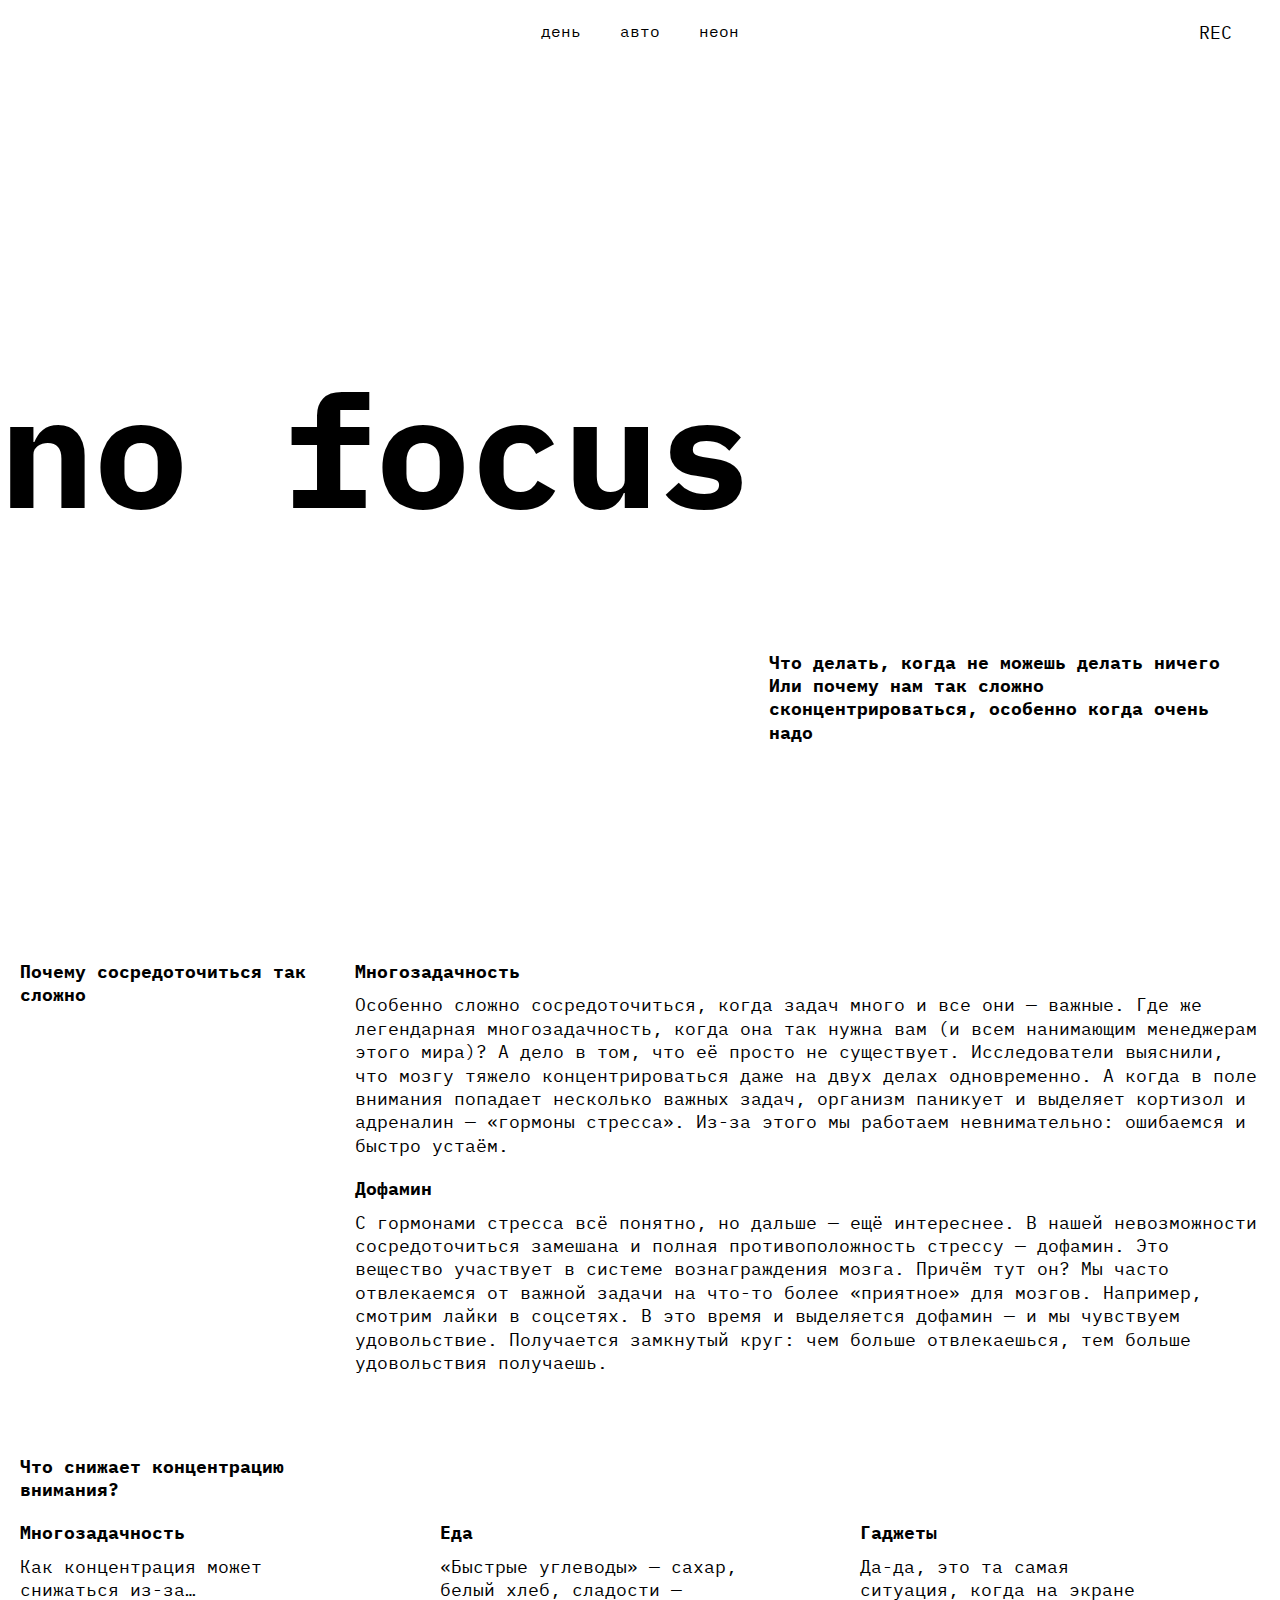
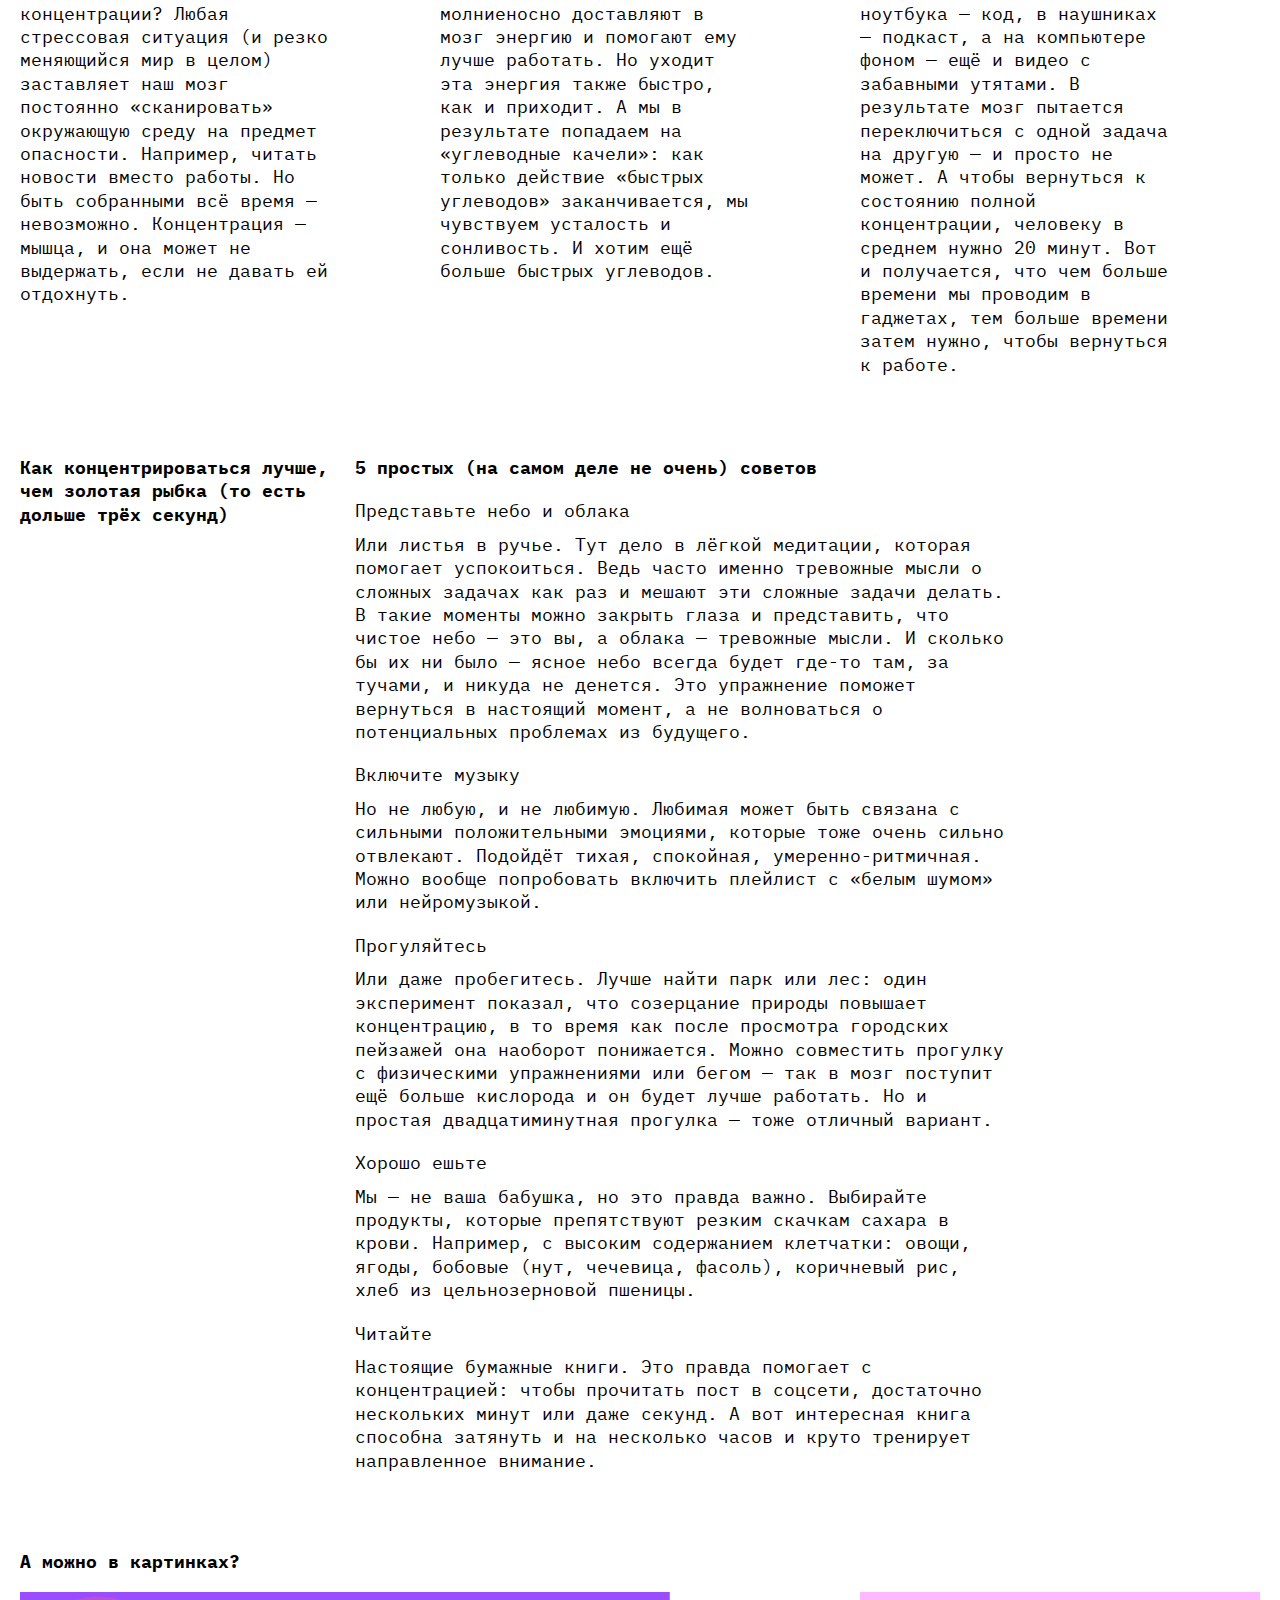
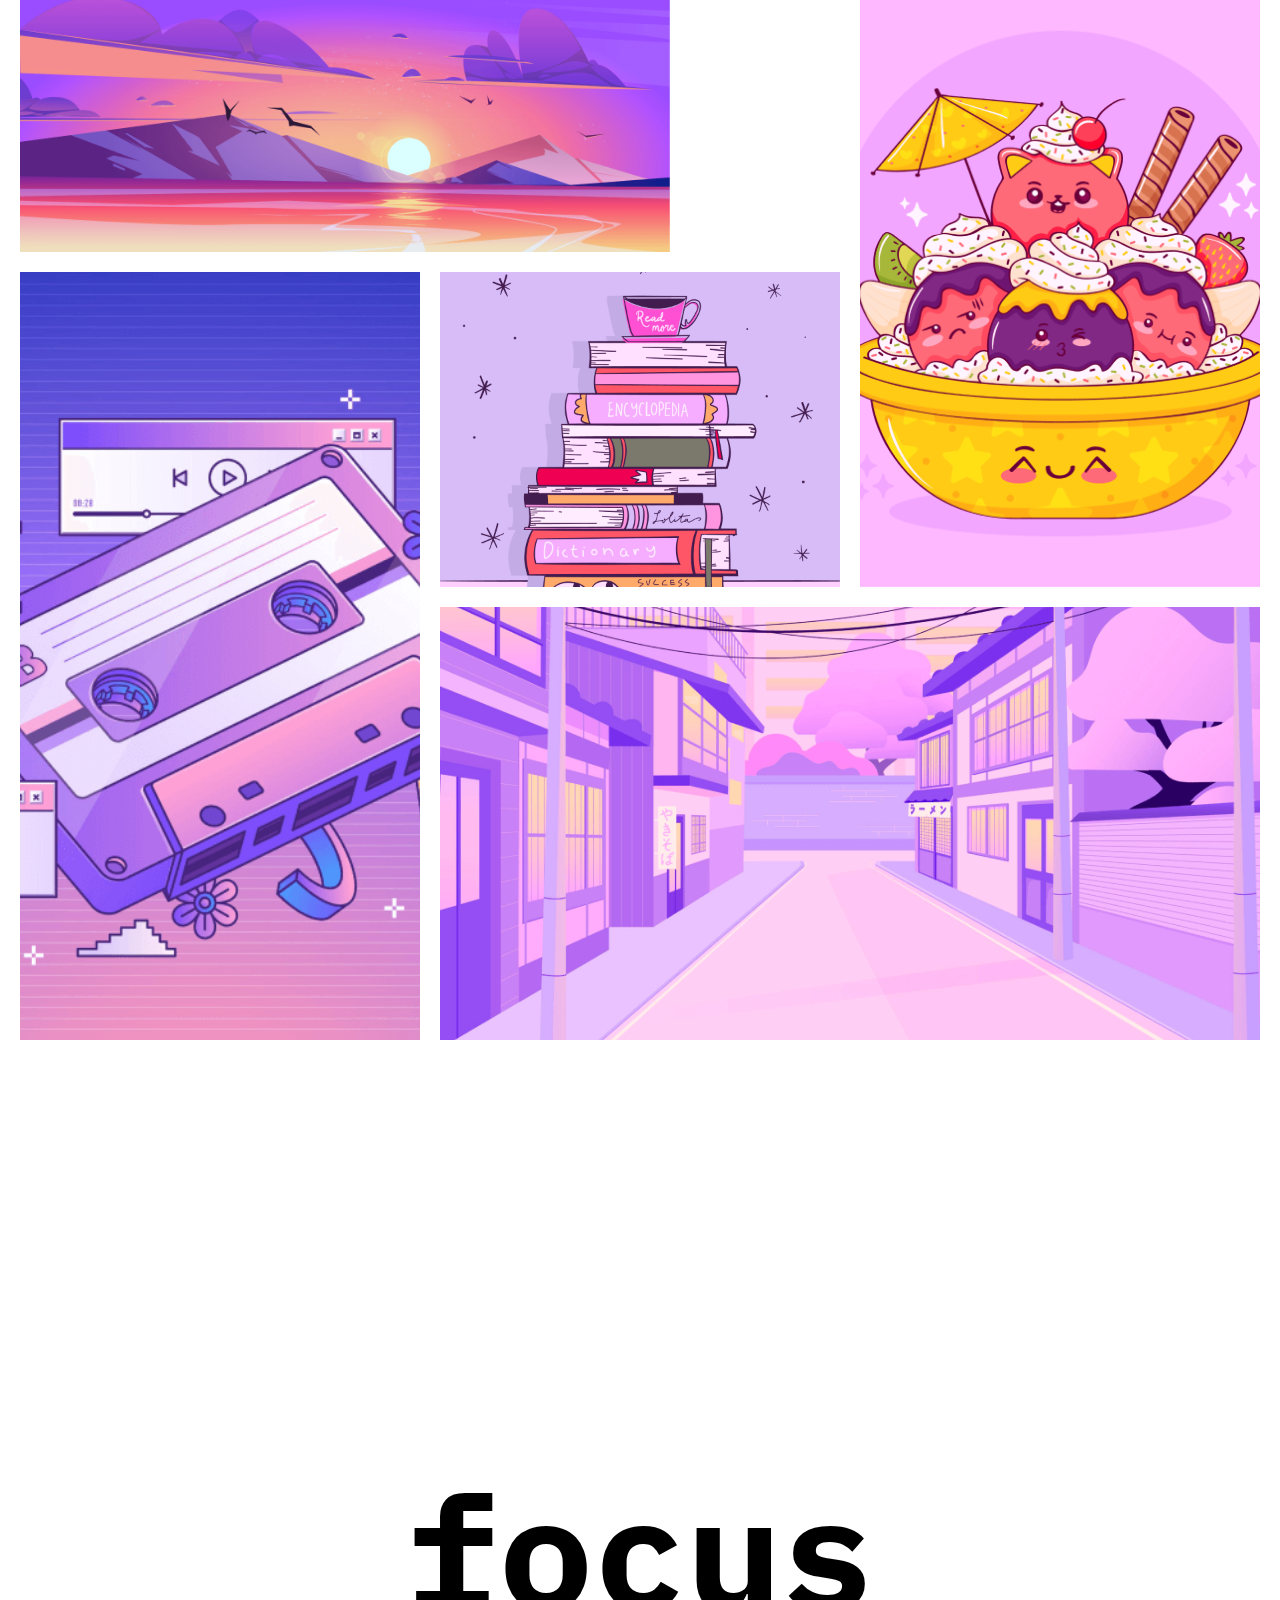
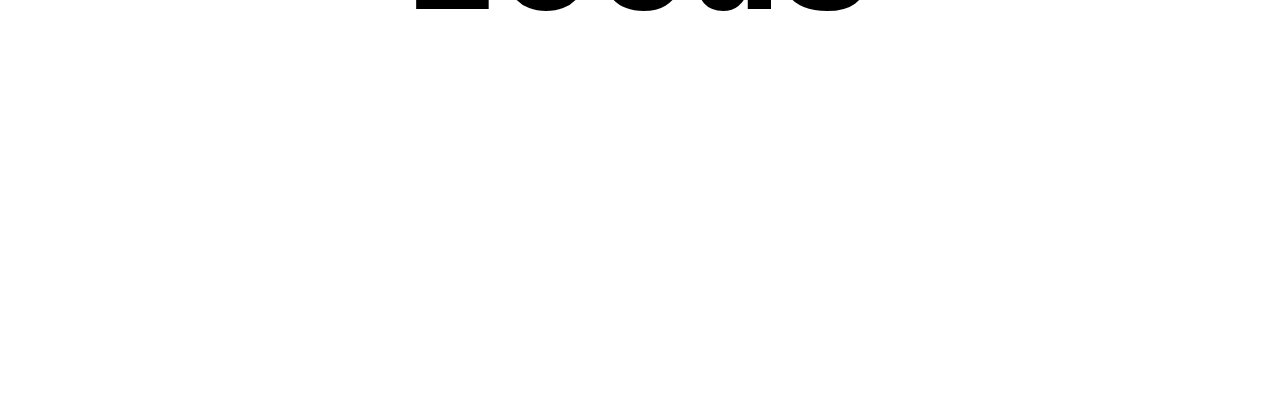
<file: index.html>
<!DOCTYPE html>
<html lang="ru" class="page">
  <head>
    <meta charset="UTF-8" />
    <meta http-equiv="X-UA-Compatible" content="IE=edge" />
    <meta name="viewport" content="width=device-width, initial-scale=1.0" />
    <meta name="color-scheme" content="dark light" />
    <title>Сложно сосредоточиться</title>

    <link rel="preconnect" href="https://fonts.googleapis.com" />
    <link rel="preconnect" href="https://fonts.gstatic.com" crossorigin />
    <link
      href="https://fonts.googleapis.com/css2?family=IBM+Plex+Mono:wght@400;700&display=swap"
      rel="stylesheet"
    />
    <link rel="stylesheet" href="fonts/fonts.css" />

    <link rel="stylesheet" href="./styles/globals.css" />
    <link rel="stylesheet" href="./styles/variables.css" />
    <link rel="stylesheet" href="./styles/style.css" />
    <link rel="stylesheet" href="./styles/dark.css" />
    <link rel="stylesheet" href="./styles/light.css" />

    <link rel="icon" href="./images/favicon.ico" sizes="any" />
    <link rel="icon" href="./images/icon.svg" type="image/svg+xml" />
    <link rel="apple-touch-icon" href="./images/apple-touch-icon.png" />
  </head>

  <body class="page">
    <header class="header decorated-zone">
      <nav class="header__theme-menu">
        <ul class="header__theme-menu-list">
          <li class="header__theme-menu-item">
            <button
              class="header__theme-menu-button header__theme-menu-button_type_light"
              data-theme="light"
            >
              День
            </button>
          </li>
          <li class="header__theme-menu-item">
            <button
              class="header__theme-menu-button header__theme-menu-button_active"
              data-theme="auto"
              disabled
            >
              Авто
            </button>
          </li>
          <li class="header__theme-menu-item">
            <button
              class="header__theme-menu-button header__theme-menu-button_type_dark"
              data-theme="dark"
            >
              Неон
            </button>
          </li>
        </ul>
      </nav>

      <span class="header__rec" aria-hidden="true">REC</span>
      <h1 class="header__title">no focus</h1>
      <div>
        <p class="header__text title-decor">
          Что делать, когда не можешь делать ничего
        </p>
        <p class="header__text title-decor">
          Или почему нам так сложно сконцентрироваться, особенно когда очень
          надо
        </p>
      </div>
    </header>

    <main class="content">
      <section class="content-section content-section--why">
        <h2 class="content-section__title content-section__title--why">
          Почему сосредоточиться так сложно
        </h2>
        <div class="content-section__body">
          <article class="text-card">
            <h3 class="text-card__title title-decor why-title">
              Многозадачность
            </h3>
            <div class="text-card__content">
              <p class="text-card__paragraph">
                Особенно сложно сосредоточиться, когда задач много и все они —
                важные. Где же легендарная многозадачность, когда она так нужна
                вам (и всем нанимающим менеджерам этого мира)? А дело в том, что
                её просто не существует. Исследователи
                <a
                  href="https://dana.org/news-and-insights/"
                  class="link"
                  target="_blank"
                  >выяснили</a
                >, что мозгу тяжело концентрироваться даже на двух делах
                одновременно. А когда в поле внимания попадает несколько важных
                задач, организм паникует и выделяет кортизол и адреналин —
                «гормоны стресса». Из-за этого мы работаем невнимательно:
                ошибаемся и быстро устаём.
              </p>
            </div>
          </article>
          <article class="text-card">
            <h3 class="text-card__title title-decor">Дофамин</h3>
            <div class="text-card__content">
              <p class="text-card__paragraph">
                С гормонами стресса всё понятно, но дальше — ещё интереснее. В
                нашей невозможности сосредоточиться замешана и полная
                противоположность стрессу — дофамин. Это вещество участвует в
                системе вознаграждения мозга. Причём тут он? Мы часто
                отвлекаемся от важной задачи на что-то более «приятное» для
                мозгов. Например, смотрим лайки в соцсетях. В это время и
                выделяется дофамин — и мы чувствуем удовольствие. Получается
                замкнутый круг: чем больше отвлекаешься, тем больше удовольствия
                получаешь.
              </p>
            </div>
          </article>
        </div>
      </section>

      <section class="content-section content-section--factors">
        <h2 class="content-section__title content-section__title--factors">
          Что снижает концентрацию внимания?
        </h2>
        <div class="content-section__body content-section__body--card-column">
          <article class="text-card card-why">
            <h3 class="text-card__title title-decor factor-title">
              Многозадачность
            </h3>
            <p class="text-card__paragraph paragraph--why">
              Как концентрация может снижаться из-за… концентрации? Любая
              стрессовая ситуация (и резко меняющийся мир в целом) заставляет
              наш мозг постоянно «сканировать» окружающую среду на предмет
              опасности. Например, читать новости вместо работы. Но быть
              собранными всё время — невозможно. Концентрация — мышца, и она
              может не выдержать, если не давать ей отдохнуть.
            </p>
          </article>

          <article class="text-card">
            <h3 class="text-card__title title-decor factor-title">Еда</h3>
            <p class="text-card__paragraph paragraph--why">
              «Быстрые углеводы» — сахар, белый хлеб, сладости — молниеносно
              доставляют в мозг энергию и помогают ему лучше работать. Но уходит
              эта энергия также быстро, как и приходит. А мы в результате
              попадаем на «углеводные качели»: как только действие «быстрых
              углеводов» заканчивается, мы чувствуем усталость и сонливость. И
              хотим ещё больше быстрых углеводов.
            </p>
          </article>

          <article class="text-card">
            <h3 class="text-card__title title-decor factor-title">Гаджеты</h3>
            <p class="text-card__paragraph paragraph--why">
              Да-да, это та самая ситуация, когда на экране ноутбука — код, в
              наушниках — подкаст, а на компьютере фоном — ещё и видео с
              забавными утятами. В результате мозг пытается переключиться с
              одной задача на другую — и просто не может. А чтобы вернуться к
              состоянию полной концентрации, человеку в среднем нужно 20 минут.
              Вот и получается, что чем больше времени мы проводим в гаджетах,
              тем больше времени затем нужно, чтобы вернуться к работе.
            </p>
          </article>
        </div>
      </section>

      <section class="content-section content-section--tips">
        <h2 class="tips-header__main">
          Как концентрироваться лучше, чем золотая рыбка (то есть дольше трёх
          секунд)
        </h2>
        <div class="content-section__body content-section__body--tips">
          <article class="text-card text-card--advice">
            <h3 class="tips-header__subtitle title-decor_why">
              5 простых (на самом деле не очень) советов
            </h3>
            <div>
              <h4
                class="text-card__title text-card__title--regular title-decor"
              >
                Представьте небо и облака
              </h4>
              <p class="text-card__paragraph">
                Или листья в ручье. Тут дело в лёгкой медитации, которая
                помогает успокоиться. Ведь часто именно тревожные мысли о
                сложных задачах как раз и мешают эти сложные задачи делать. В
                такие моменты можно закрыть глаза и представить, что чистое небо
                — это вы, а облака — тревожные мысли. И сколько бы их ни было —
                ясное небо всегда будет где-то там, за тучами, и никуда не
                денется. Это упражнение поможет вернуться в настоящий момент, а
                не волноваться о потенциальных проблемах из будущего.
              </p>
            </div>
          </article>

          <article class="text-card text-card--advice">
            <h4 class="text-card__title text-card__title--regular title-decor">
              Включите музыку
            </h4>
            <p class="text-card__paragraph">
              Но не любую, и не любимую. Любимая может быть связана с сильными
              положительными эмоциями, которые тоже очень сильно отвлекают.
              Подойдёт тихая, спокойная, умеренно-ритмичная. Можно вообще
              попробовать включить плейлист с «белым шумом» или нейромузыкой.
            </p>
          </article>

          <article class="text-card text-card--advice">
            <h4 class="text-card__title text-card__title--regular title-decor">
              Прогуляйтесь
            </h4>
            <p class="text-card__paragraph">
              Или даже пробегитесь. Лучше найти парк или лес: один эксперимент
              <a
                href="https://www.sciencedirect.com/science/article/abs/pii/S0272494415000328"
                class="link"
                >показал</a
              >, что созерцание природы повышает концентрацию, в то время как
              после просмотра городских пейзажей она наоборот понижается. Можно
              совместить прогулку с физическими упражнениями или бегом — так в
              мозг поступит ещё больше кислорода и он будет лучше работать. Но и
              простая двадцатиминутная прогулка — тоже отличный вариант.
            </p>
          </article>

          <article class="text-card text-card--advice">
            <h4 class="text-card__title text-card__title--regular title-decor">
              Хорошо ешьте
            </h4>
            <p class="text-card__paragraph">
              Мы — не ваша бабушка, но это правда важно. Выбирайте продукты,
              которые препятствуют резким скачкам сахара в крови. Например, с
              высоким содержанием клетчатки: овощи, ягоды, бобовые (нут,
              чечевица, фасоль), коричневый рис, хлеб из цельнозерновой пшеницы.
            </p>
          </article>

          <article class="text-card text-card--advice">
            <h4 class="text-card__title text-card__title--regular title-decor">
              Читайте
            </h4>
            <p class="text-card__paragraph">
              Настоящие бумажные книги. Это правда помогает с концентрацией:
              чтобы прочитать пост в соцсети, достаточно нескольких минут или
              даже секунд. А вот интересная книга способна затянуть и на
              несколько часов и круто тренирует направленное внимание.
            </p>
          </article>
        </div>
      </section>

      <section class="gallery">
        <h2 class="gallery__title title-decor gallery-title-custom">
          А можно в картинках?
        </h2>
        <div class="gallery__grid">
          <img
            src="./images/sunset.png"
            alt="Закат"
            class="gallery__image sunset"
            loading="lazy"
          />
          <img
            src="./images/ice-cream.png"
            alt="Мороженое"
            class="gallery__image ice-cream"
            loading="lazy"
          />
          <img
            src="./images/tape.png"
            alt="Кассетная лента"
            class="gallery__image cassette"
            loading="lazy"
          />
          <img
            src="./images/books.png"
            alt="Стопка книг"
            class="gallery__image books"
            loading="lazy"
          />
          <img
            src="./images/street.png"
            alt="Улица с фонарями"
            class="gallery__image street"
            loading="lazy"
          />
        </div>
      </section>
    </main>

    <footer class="footer decorated-zone footer-decorated">
      <h2 class="footer__title">focus</h2>
    </footer>

    <script src="./scripts/script.js"></script>
  </body>
</html>
</file>
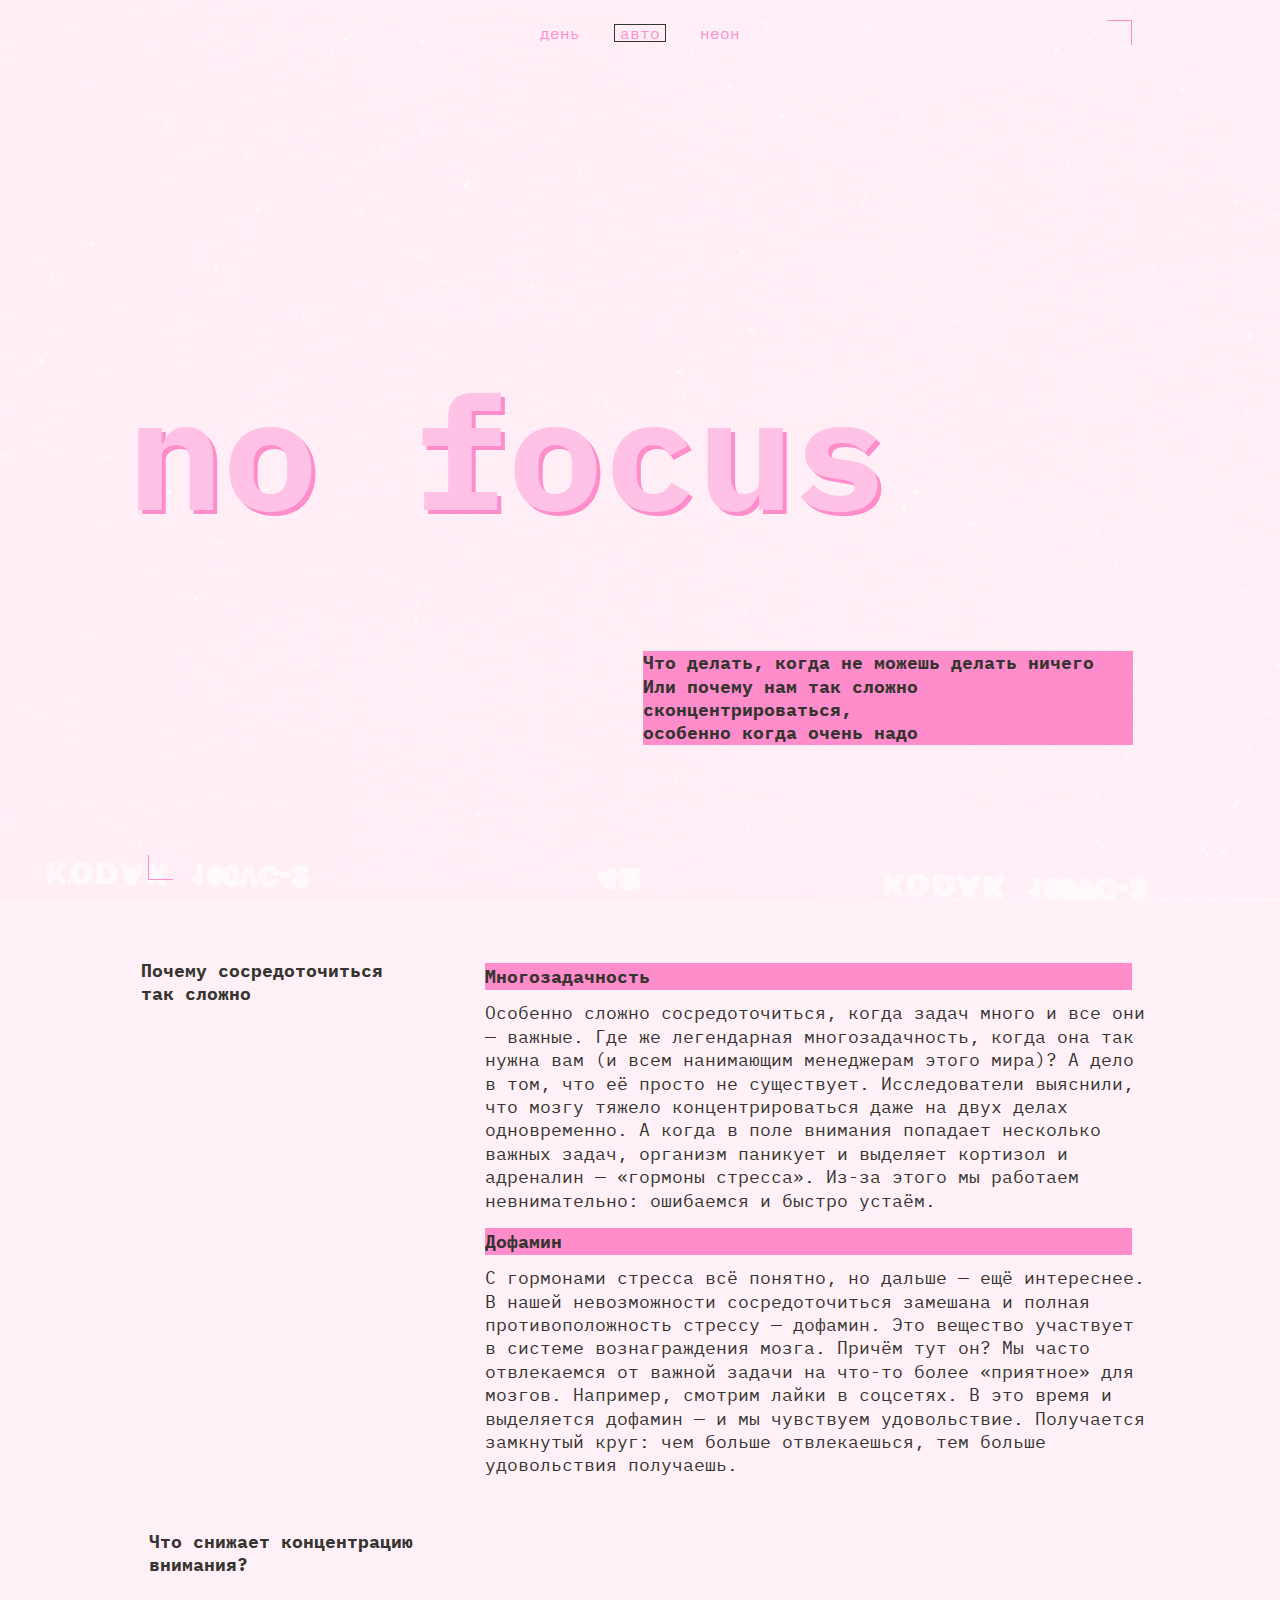
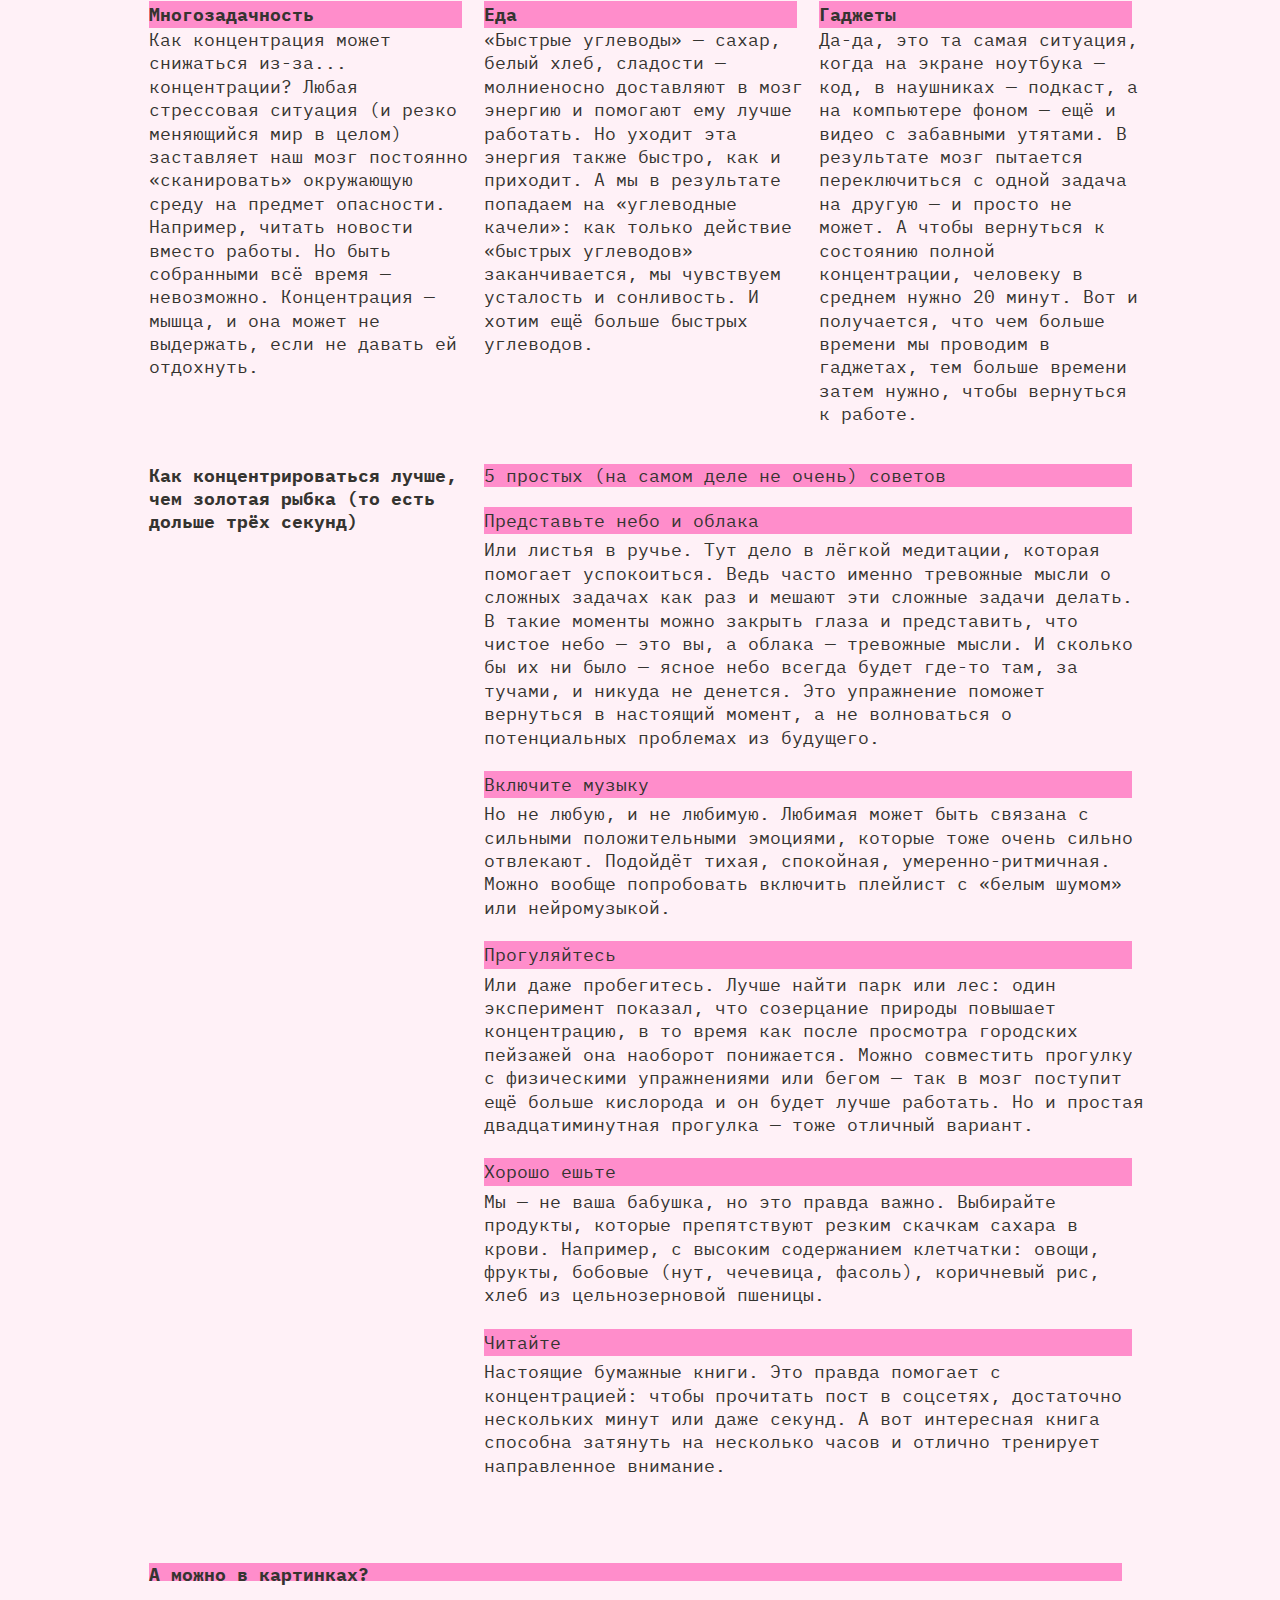
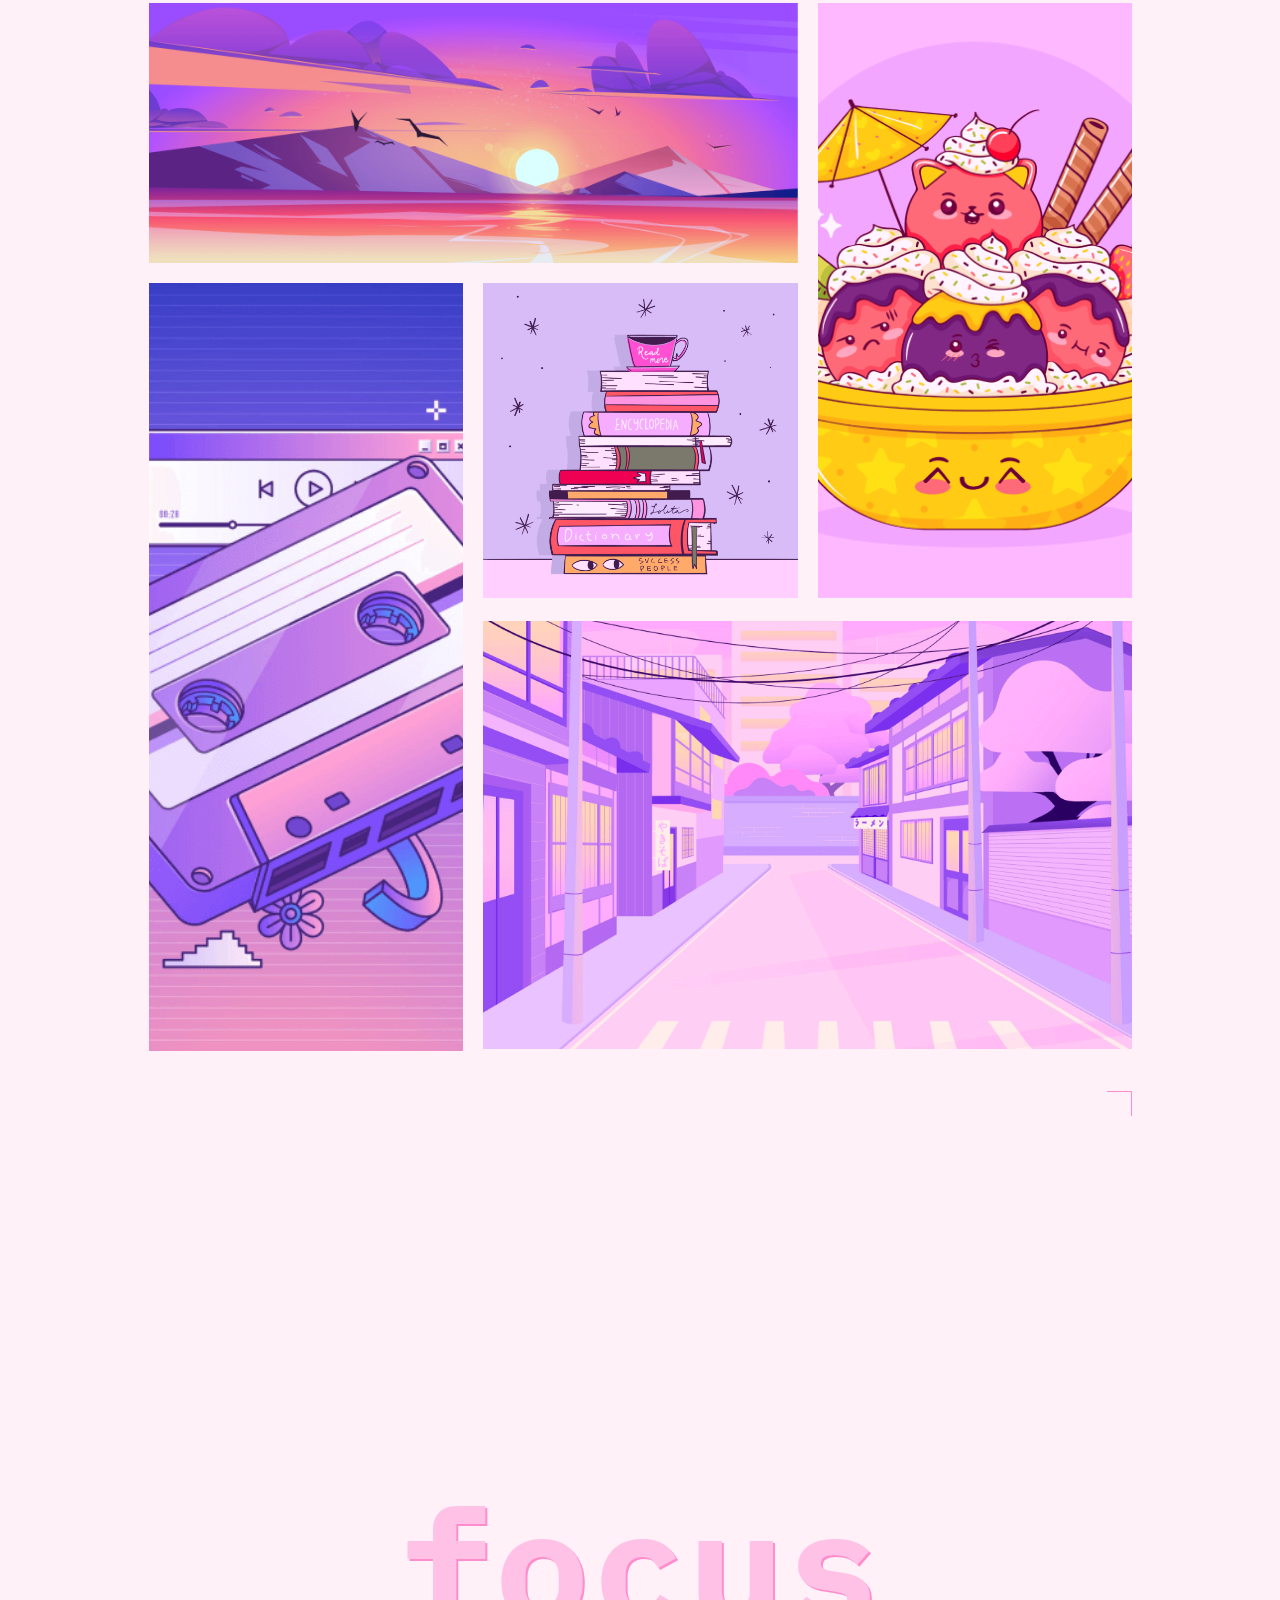
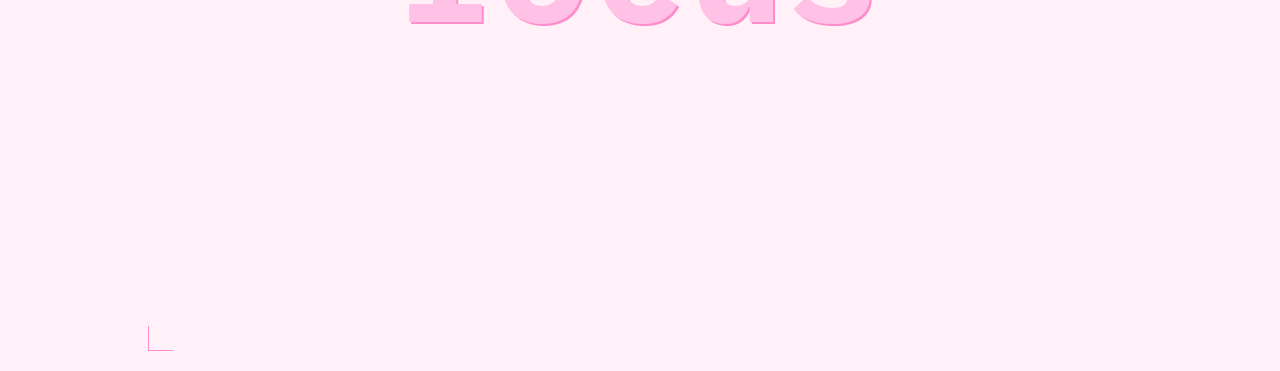
<file: slozhno-sosredotochitsya-fd-main/slozhno-sosredotochitsya-fd-main/index.html>
<!DOCTYPE html>
<html lang="ru" class="page">
<head>
  <meta charset="UTF-8">
  <meta http-equiv="X-UA-Compatible" content="IE=edge">
  <meta name="viewport" content="width=device-width, initial-scale=1.0">
  <meta name="color-scheme" content="dark light">
  <title>Сложно сосредоточиться</title>
  
  <link rel="preconnect" href="https://fonts.googleapis.com">
  <link rel="preconnect" href="https://fonts.gstatic.com" crossorigin>
  <link href="https://fonts.googleapis.com/css2?family=IBM+Plex+Mono:wght@400;700&display=swap" rel="stylesheet">
  <link rel="stylesheet" href="fonts/fonts.css">

  <link rel="stylesheet" href="./styles/globals.css">
  <link rel="stylesheet" href="./styles/variables.css">
  <link rel="stylesheet" href="./styles/style.css">
  <link rel="stylesheet" href="./styles/dark.css">
  <link rel="stylesheet" href="./styles/light.css">
  
  <link rel="icon" href="./images/favicon.ico" sizes="any">
  <link rel="icon" href="./images/icon.svg" type="image/svg+xml">
  <link rel="apple-touch-icon" href="./images/apple-touch-icon.png">
</head>
<body class="page theme-auto">
  <div class="page__container">
    <header class="header decorated-zone">
      <nav class="header__theme-menu">
        <ul class="header__theme-menu-list">
          <li class="header__theme-menu-item">
            <button class="header__theme-menu-button header__theme-menu-button_type_light" data-theme="light">
              День
            </button>
          </li>
          <li class="header__theme-menu-item">
            <button class="header__theme-menu-button header__theme-menu-button_active" data-theme="auto" disabled>
              Авто
            </button>
          </li>
          <li class="header__theme-menu-item">
            <button class="header__theme-menu-button header__theme-menu-button_type_dark" data-theme="dark">
              Неон
            </button>
          </li>
        </ul>
      </nav>
      
      <span class="header__rec" aria-hidden="true">REC</span>
      <h1 class="header__title">no focus</h1>
      <p class="header__text">
        Что делать, когда не можешь делать ничего<br>
        Или почему нам так сложно сконцентрироваться,<br>
        особенно когда очень надо
      </p>
    </header>
    
    <main class="content">
      <section class="content-section content-section--why">
        <h2 class="content-section__title">
          Почему сосредоточиться так сложно
        </h2>
        <div class="content-section__body">
          <article class="text-card">
            <h3 class="text-card__title title-decor">Многозадачность</h3>
            <div class="text-card__content">
              <p class="text-card__paragraph">
                Особенно сложно сосредоточиться, когда задач много и все они — важные. Где же легендарная многозадачность, когда она так нужна вам (и всем нанимающим менеджерам этого мира)? А дело в том, что её просто не существует. Исследователи выяснили, что мозгу тяжело концентрироваться даже на двух делах одновременно. А когда в поле внимания попадает несколько важных задач, организм паникует и выделяет кортизол и адреналин — «гормоны стресса». Из-за этого мы работаем невнимательно: ошибаемся и быстро устаём.
              </p>
            </div>
          </article>
          <article class="text-card">
            <h3 class="text-card__title title-decor">Дофамин</h3>
            <div class="text-card__content">
              <p class="text-card__paragraph">
                С гормонами стресса всё понятно, но дальше — ещё интереснее. В нашей невозможности сосредоточиться замешана и полная противоположность стрессу — дофамин. Это вещество участвует в системе вознаграждения мозга. Причём тут он? Мы часто отвлекаемся от важной задачи на что-то более «приятное» для мозгов. Например, смотрим лайки в соцсетях. В это время и выделяется дофамин — и мы чувствуем удовольствие. Получается замкнутый круг: чем больше отвлекаешься, тем больше удовольствия получаешь.
              </p>
            </div>
          </article>
        </div>
      </section>

      <section class="content-section content-section--factors">
        <h2 class="content-section__title">Что снижает концентрацию внимания?</h2>
        <div class="content-section__body content-section__body--card-column">
          <article class="text-card">
            <h3 class="text-card__title title-decor">Многозадачность</h3>
            <p class="text-card__paragraph">
              Как концентрация может снижаться из-за... концентрации? Любая стрессовая ситуация (и резко меняющийся мир в целом) заставляет наш мозг постоянно «сканировать» окружающую среду на предмет опасности. Например, читать новости вместо работы. Но быть собранными всё время — невозможно. Концентрация — мышца, и она может не выдержать, если не давать ей отдохнуть.
            </p>
          </article>
          
          <article class="text-card">
            <h3 class="text-card__title title-decor">Еда</h3>
            <p class="text-card__paragraph">
              «Быстрые углеводы» — сахар, белый хлеб, сладости — молниеносно доставляют в мозг энергию и помогают ему лучше работать. Но уходит эта энергия также быстро, как и приходит. А мы в результате попадаем на «углеводные качели»: как только действие «быстрых углеводов» заканчивается, мы чувствуем усталость и сонливость. И хотим ещё больше быстрых углеводов.
            </p>
          </article>
          
          <article class="text-card">
            <h3 class="text-card__title title-decor">Гаджеты</h3>
            <p class="text-card__paragraph">
              Да-да, это та самая ситуация, когда на экране ноутбука — код, в наушниках — подкаст, а на компьютере фоном — ещё и видео с забавными утятами. В результате мозг пытается переключиться с одной задача на другую — и просто не может. А чтобы вернуться к состоянию полной концентрации, человеку в среднем нужно 20 минут. Вот и получается, что чем больше времени мы проводим в гаджетах, тем больше времени затем нужно, чтобы вернуться к работе.
            </p>
          </article>
        </div>
      </section>

      <section class="content-section content-section--tips">
        <div class="tips-header">
          <h2 class="tips-header__main">Как концентрироваться лучше, чем золотая рыбка (то есть дольше трёх секунд)</h2>
        <div class="content-section__body content-section__body--tips">
          <article class="text-card text-card--advice">
            <h3 class="tips-header__subtitle title-decor">5 простых (на самом деле не очень) советов</h3>
            <h4 class="text-card__title text-card__title--regular title-decor">Представьте небо и облака</h4>
            <p class="text-card__paragraph">Или листья в ручье. Тут дело в лёгкой медитации, которая помогает успокоиться. Ведь часто именно тревожные мысли о сложных задачах как раз и мешают эти сложные задачи делать. В такие моменты можно закрыть глаза и представить, что чистое небо — это вы, а облака — тревожные мысли. И сколько бы их ни было — ясное небо всегда будет где-то там, за тучами, и никуда не денется. Это упражнение поможет вернуться в настоящий момент, а не волноваться о потенциальных проблемах из будущего.</p>
          </article>
          
          <article class="text-card text-card--advice">
            <h4 class="text-card__title text-card__title--regular title-decor">Включите музыку</h4>
            <p class="text-card__paragraph">Но не любую, и не любимую. Любимая может быть связана с сильными положительными эмоциями, которые тоже очень сильно отвлекают. Подойдёт тихая, спокойная, умеренно-ритмичная. Можно вообще попробовать включить плейлист с «белым шумом» или нейромузыкой.</p>
          </article>
          
          <article class="text-card text-card--advice">
            <h4 class="text-card__title text-card__title--regular title-decor">Прогуляйтесь</h4>
            <p class="text-card__paragraph">Или даже пробегитесь. Лучше найти парк или лес: один эксперимент показал, что созерцание природы повышает концентрацию, в то время как после просмотра городских пейзажей она наоборот понижается. Можно совместить прогулку с физическими упражнениями или бегом — так в мозг поступит ещё больше кислорода и он будет лучше работать. Но и простая двадцатиминутная прогулка — тоже отличный вариант.</p>
          </article>
          
          <article class="text-card text-card--advice">
            <h4 class="text-card__title text-card__title--regular title-decor">Хорошо ешьте</h4>
            <p class="text-card__paragraph">Мы — не ваша бабушка, но это правда важно. Выбирайте продукты, которые препятствуют резким скачкам сахара в крови. Например, с высоким содержанием клетчатки: овощи, фрукты, бобовые (нут, чечевица, фасоль), коричневый рис, хлеб из цельнозерновой пшеницы.</p>
          </article>
          
          <article class="text-card text-card--advice">
            <h4 class="text-card__title text-card__title--regular title-decor">Читайте</h4>
            <p class="text-card__paragraph">Настоящие бумажные книги. Это правда помогает с концентрацией: чтобы прочитать пост в соцсетях, достаточно нескольких минут или даже секунд. А вот интересная книга способна затянуть на несколько часов и отлично тренирует направленное внимание.</p>
          </article>
        </div>
      </section>

      <section class="gallery">
        <h2 class="gallery__title title-decor">А можно в картинках?</h2>
        <div class="gallery__grid">
          <img src="./images/sunset.png" alt="Закат" class="gallery__image" loading="lazy">
          <img src="./images/ice-cream.png" alt="Мороженое" class="gallery__image" loading="lazy">
          <img src="./images/tape.png" alt="Кассетная лента" class="gallery__image" loading="lazy">
          <img src="./images/books.png" alt="Стопка книг" class="gallery__image" loading="lazy">
          <img src="./images/street.png" alt="Улица с фонарями" class="gallery__image" loading="lazy">
        </div>
      </section>
    </main>
    
    <footer class="footer decorated-zone">
      <h2 class="footer__title">focus</h2>
    </footer>
  </div>
  
  <script src="./scripts/script.js"></script>
</body>
</html>
</file>
<file: fonts/fonts.css>
@font-face {
  font-family: 'IBM Plex mono';
  src: url(./IBMPlexMono-Regular.woff) format('woff');
  font-weight: normal;
  font-display: swap;
}

@font-face {
  font-family: 'IBM Plex mono';
  src: url(./IBMPlexMono-Bold.woff) format('woff');
  font-weight: bold;
  font-display: swap;
}
</file>
<file: styles/globals.css>
/* Глобальные стили для проекта, их можно дополнять и менять по желанию */

*,
*::before,
*::after {
  box-sizing: border-box;
}

body {
  min-inline-size: 375px;
  max-inline-size: 1440px;
  margin: 0 auto;
}

h1,
h2,
h3,
h4,
h5,
h6,
p {
  margin: 0;
}

ul {
  margin: 0;
  padding: 0;
  list-style: none;
}

picture {
  margin: 0;
  padding: 0;
}

button,
a {
  color: currentColor;
  font-family: inherit;
  font-size: inherit;
  line-height: inherit;
}
</file>
<file: styles/variables.css>
/*
  Переменные для вашего проекта
  и их переопределение под различные устройства
*/
</file>
<file: styles/style.css>
.page {
  background-image: var(--bg-image);
  background-color: var(--bg-color);
  background-position: center;
  background-size: cover;
  background-attachment: fixed;
  color: var(--text-color);
  font-family: 'IBM Plex Mono', 'Courier New', Courier, monospace;
  font-size: 16px;
}

.header {
  position: relative;
  display: grid;
  grid-template-rows: 1fr min-content 1fr;
  align-items: center;
  justify-items: end;
  min-height: 668px;
  height: 100vh;
  padding: 10px;
}

.decorated-zone::before {
  content: "";
  position: absolute;
  top: 10px;
  right: 10px;
  width: 25px;
  height: 25px;
  border-top: 1px solid var(--decor-color);
  border-right: 1px solid var(--decor-color);
}

.decorated-zone::after {
  content: "";
  position: absolute;
  bottom: 10px;
  left: 10px;
  width: 25px;
  height: 25px;
  border-bottom: 1px solid var(--decor-color);
  border-left: 1px solid var(--decor-color);
}

.header__theme-menu {
  justify-self: end;
}

.header__theme-menu-list {
  display: flex;
  flex-direction: column;
  gap: 9px;
}

.header__theme-menu-button {
  background-color: transparent;
  border: none;
  border: 1px solid transparent;
  padding: 2px 14px 4px;
  appearance: none;
  cursor: pointer;
  color: var(--accent-color);
  text-transform: lowercase;
  font-family: inherit;
  font-size: inherit;
  line-height: 1;
  transition: border-color 0.3s ease;
}

.header__theme-menu-button_active {
  pointer-events: none;
  border: 1px solid var(--menu-button-active);
}

.header__theme-menu-button:hover {
  border: 1px solid var(--menu-button-hover);
}

.header__theme-menu-button:focus {
  outline: none;
}

.header__theme-menu-button:focus-visible {
  border-bottom: 1px solid var(--menu-button-focus);
}

.header__rec {
  position: absolute;
  top: 10px;
  right: 38px;
  color: var(--accent-color);
  text-transform: uppercase;
  font-size: 18px;
  line-height: 1.39;
}

.header__rec::after {
  content: "";
  position: absolute;
  width: 9px;
  height: 9px;
  border-radius: 50%;
  background-color: var(--accent-color);
  box-shadow: 0 0 4px 2px var(--accent-color);
  top: 8px;
  right: -20px;
}

.header__title {
  font-size: clamp(7.25rem, 7.0115rem + 1.0178vw, 7.5rem);
  color: var(--title-color);
  text-shadow: 4px 4px 0 var(--accent-color);
  line-height: 0.825;
  font-weight: 700;
}

.header__text {
  font-weight: 700;
  color: var(--text-accent-color);
  line-height: 1.3;
  font-size: 18px;
}

.card {
  display: flex;
  flex-direction: column;
  gap: 10px;
}

.card__title {
  font-size: 18px;
  background-color: var(--accent-color);
  color: var(--text-accent-color);
  padding: 2px 0;
  line-height: 1.3;
  font-weight: 700;
  min-height: 23px;
  display: flex;
  align-items: center;
}

.card__title--regular {
  font-weight: 400;
}

.card__content {
  padding-top: 10px;
}

.card__paragraph {
  color: var(--text-color);
  line-height: 1.3;
  margin: 0;
  font-size: 18px;
}

.title-decor {
  background-color: var(--accent-color);
  color: var(--text-accent-color);
}


.content {
  padding: 40px 10px;
}

.content-section {
  margin-bottom: 50px;
  position: relative;
  display: flex;
  flex-direction: column;
  gap: 20px;
}

.content-section__title {
  color: var(--accept-color);
  font-size: 18px;
  font-weight: 700;
  line-height: 1.3;
}

.text-card {
  margin-bottom: 20px;
}

.text-card:last-child {
  margin: 0;
}

.text-card__title {
  margin-bottom: 10px;
  line-height: 23.4px;
  font-size: 18px;
}

.text-card__paragraph {
  line-height: 23.4px;
  font-size: 18px;
}

.tips-header__main {
  font-weight: 700;
  font-size: 18px;
  color: var(--accept-color);
  line-height: 1.3;
}

.tips-header__subtitle {
  background-color: var(--accent-color);
  color: var(--text-accent-color);
  font-size: 18px;
  line-height: 1.3;
  font-weight: 700;
  margin-bottom: 20px;
}

.text-card__title--regular {
  font-weight: 400;
}

.content-section__body--tips {
  gap: 0;
}

.card--advice {
  margin-bottom: 12px;
  position: relative;
}

.card--advice:last-child {
  margin-bottom: 0;
}

.card--advice .card__title {
  margin: 0;
  padding: 4px 10px;
  text-align: start;
  min-height: 23px;
  display: flex;
  align-items: center;
}

.card--advice .card__paragraph {
  margin: 0;
  padding: 8px 0 0 0;
}

.gallery {
  display: grid;
  gap: 10px;
}

.gallery__title {
  font-size: 18px;
  font-weight: 700;
  line-height: 1.3;
}

.gallery__grid {
  display: grid;
  grid-template-columns: 1fr;
  gap: 10px;
}

.gallery__image {
  width: 100%;
  object-position: center;
}

.footer {
  position: relative;
  display: grid;
  place-items: center;
  min-height: 668px;
  height: 100vh;
  padding: 10px;
}

.footer__title {
  font-size: clamp(7.25rem, 7.0115rem + 1.0178vw, 7.5rem);
  color: var(--title-color);
  text-shadow: 2px 2px 0 var(--accent-color);
  font-weight: 700;
  line-height: 0.825;
}

.link {
  color: var(--text-color);
  text-decoration: none;
  text-shadow: 2px 2px 0 var(--accent-color);
  transition: border-color 0.3s ease;
}

.link:hover {
  border-bottom: 1px solid var(--text-color);
}

.link:focus {
  outline: none;
}

.link:focus-visible {
  outline: 1px solid var(--text-color);
}

@media (width >= 768px) {
  .header {
    padding: 20px;
  }

  .header__title {
    justify-self: start;
    margin-left: -20px;
  }

  .content {
    padding: 60px 20px;
  }
  
.decorated-zone::before {
  top: 20px;
  right: 20px;
}

.decorated-zone::after {
  bottom: 20px;
  left: 20px;
}

.header__rec {
  top: 20px;
  right: 48px;
}

.header__rec::after {
  top: 8px;
  right: -20px;
}

.header__text {
  width: 50%;
  justify-self: end;
}

.content-section {
  
  margin-bottom: 80px;
}

.content-section__title--why {
  width: 236px;
}

.content-section__body {
  width: 472px;
}

  .content-section--why {
    flex-direction: row;
    flex-wrap: wrap;
    justify-content: space-between;
    margin-bottom: 80px;
  }
  
  .content-section__title {
    width: 236px;
  }

  .factor-title {
    width: 728px;
  }

  .paragraph--why {
    width: 728px;
  }
  
  .tips-header__main {
    width: 236px;
  }

   .content-section--tips {
    display: grid;
    grid-template-columns: 236px 1fr;
    gap: 20px;
    margin-bottom: 78px;
  }

  .gallery {
    gap: 19px;
  }

  .gallery__grid {
    grid-template-columns: repeat(3, 1fr);
    grid-template-rows: repeat(3, auto);
    gap: 20px;
  }

    .gallery__image {
    width: 100%;
    height: 100%;
    object-fit: cover;
  }

  .sunset {
    grid-column: 1 / 3;
    grid-row: 1;
    height: 192px;
  }
  
  .ice-cream {
    grid-column: 3;
    grid-row: 1 / 3;
    height: 442px;
  }
  
  .cassette {
    grid-column: 1;
    grid-row: 2 / 4;
    height: 568px;
  }
  
  .books {
    grid-column: 2;
    grid-row: 2;
    height: 230px;
  }
  
  .street {
    grid-column: 2 / 4;
    grid-row: 3;
    height: 318px;
  }

}

@media (width >= 1024px) {
  .header__title {
    font-size: clamp(7.5rem, 0.5625rem + 14.4531vw, 9.8125rem) ;
  }

   .header__theme-menu {
    justify-self: center;
    align-self: start;
    margin-top: 0px;
  }

  .header__theme-menu-list {
    flex-direction: row;
  }

  .header__text {
    width: 491px;
  }

  .content-section__title {
    width: 314px;
  }

   .content-section--why {
    display: flex;
    justify-content: space-between;
    width: 100%;
  }

  .content-section__title--why {
    width: 315px;
  }
  
  .content-section__body {
    width: calc(100% - 335px);
  }

   .content-section--factors {
    flex-direction: column;
    gap: 20px;
  }

   .content-section__body--card-column {
    display: grid;
    grid-template-columns: repeat(3, 1fr);
    gap: 20px;
    width: 100%;
  }

  .card-why {
    width: 315px;
  }

  .paragraph--why {
    width: 315px;
  }

  .factor-title {
    width: 315px;
  }

  .tips-header__main {
  width: 315px;
}

.content-section--tips {
  gap: 99px
}

.content-section__body--tips {
  width: 649px;
}

.sunset {
  width: 650px;
  height: 260px;
  }
  
  .ice-cream {
    height: 595px;
  }
  
  .cassette {
    height: 768px;
  }
  
  .books {
    height: 315px;
  }
  
  .street {
    height: 433px;
  }

  .footer__title {
    font-size: clamp(7.5rem, 0.5625rem + 14.4531vw, 9.8125rem);
  }

}
</file>
<file: styles/dark.css>
/*
  Специально для тёмной темы при наличии класса,
  здесь окажутся стили, которые нужно переопределить принудительно,
  переключая тему
*/

:root.theme-dark {
  /* сохраните этот селектор в приведённом виде.
    Так стили написанные ниже будут иметь больший вес,
    чем стили в медиазапросе предпочтений пользователя
  */
}
</file>
<file: styles/light.css>
/*
  Специально для светлой темы при наличии класса.
  Здесь окажутся стили, которые нужно переопределить принудительно,
  переключая тему
*/

:root.theme-light {
  /* сохраните этот селектор в приведённом виде.
    Так стили написанные ниже будут иметь больший вес,
    чем стили в медиазапросе предпочтений пользователя
  */
}
</file>
<file: slozhno-sosredotochitsya-fd-main/slozhno-sosredotochitsya-fd-main/fonts/fonts.css>
@font-face {
  font-family: 'IBM Plex mono';
  src: url(./IBMPlexMono-Regular.woff) format('woff');
  font-weight: normal;
  font-display: swap;
}

@font-face {
  font-family: 'IBM Plex mono';
  src: url(./IBMPlexMono-Bold.woff) format('woff');
  font-weight: bold;
  font-display: swap;
}
</file>
<file: slozhno-sosredotochitsya-fd-main/slozhno-sosredotochitsya-fd-main/styles/globals.css>
*,
*::before,
*::after {
  box-sizing: border-box;
}

body {
  min-inline-size: 375px;
  max-inline-size: 1440px;
  margin: 0 auto;
}

h1,
h2,
h3,
h4,
h5,
h6,
p {
  margin: 0;
}

ul {
  margin: 0;
  padding: 0;
  list-style: none;
}

picture {
  margin: 0;
  padding: 0;
}

button,
a {
  color: currentColor;
  font-family: inherit;
  font-size: inherit;
  line-height: inherit;
}

a:focus,
button:focus {
  outline: none;
}

a:focus-visible,
button:focus-visible {
  outline: 1px solid currentColor;
}
</file>
<file: slozhno-sosredotochitsya-fd-main/slozhno-sosredotochitsya-fd-main/styles/variables.css>
:root {
  --bg-color: #000028;
  --bg-image: url("../images/cover-image-dark.png");
  --text-color: #f1b2ce;
  --accent-color: #ff0070;
  --title-color: #db00ff;
  --menu-button-active: #ff0070;
  --menu-button-hover: rgba(255, 0, 112, 0.4);
  --menu-button-focus: #ff0070;
  --decor-color: #ff0070;
  --text-accent-color: #000028;
  --accept-color: #ff0070;
}

@media (prefers-color-scheme: light) {
  :root.theme-auto {
    --bg-color: #fff1f7;
    --bg-image: url("../images/cover-image-light.png");
    --text-color: #353430;
    --accent-color: #ff8dcb;
    --title-color: #ffc2e6;
    --menu-button-active: #353430;
    --menu-button-hover: rgba(50, 49, 45, 0.4);
    --menu-button-focus: #353430;
    --decor-color: #353430;
    --text-accent-color: #353430;
    --accept-color: #353430;
  }
  
  :root.theme-auto .header__rec {
    display: none;
  }
}

:root.theme-light {
  --bg-color: #fff1f7;
  --bg-image: url("../images/cover-image-light.png");
  --text-color: #353430;
  --accent-color: #ff8dcb;
  --title-color: #ffc2e6;
  --menu-button-active: #353430;
  --menu-button-hover: rgba(50, 49, 45, 0.4);
  --menu-button-focus: #353430;
  --decor-color: #353430;
  --text-accent-color: #353430;
  --accept-color: #353430;
}

:root.theme-light .header__rec {
  display: none;
}
</file>
<file: slozhno-sosredotochitsya-fd-main/slozhno-sosredotochitsya-fd-main/styles/style.css>
.page {
  background-image: var(--bg-image);
  background-color: var(--bg-color);
  background-position: center;
  background-size: cover;
  background-attachment: fixed;
  color: var(--text-color);
  font-family: 'IBM Plex Mono', 'Courier New', Courier, monospace;
}

.page__container {
  max-width: 1024px;
  margin: 0 auto;
  padding: 0 10px;
}

.header {
  position: relative;
  display: grid;
  grid-template-rows: 1fr auto 1fr;
  align-items: center;
  min-height: 668px;
  height: 100vh;
  padding: 10px 0;
}

.header__theme-menu {
  justify-self: end;
  margin-top: 10px;
}

.header__theme-menu-list {
  display: flex;
  flex-direction: column;
  gap: 10px;
}

.header__theme-menu-button {
  background-color: transparent;
  border: none;
  padding: 0 5px;
  cursor: pointer;
  color: var(--accent-color);
  text-transform: lowercase;
  font-family: inherit;
  font-size: inherit;
  line-height: 1;
  transition: border-color 0.3s ease;
}

.header__theme-menu-button_active {
  pointer-events: none;
  border: 1px solid var(--menu-button-active);
}

.header__theme-menu-button:hover {
  border: 1px solid var(--menu-button-hover);
}

.header__theme-menu-button:focus {
  outline: none;
}

.header__theme-menu-button:focus-visible {
  border-bottom: 1px solid var(--menu-button-focus);
}

.header__rec {
  position: absolute;
  top: 10px;
  right: 38px;
  color: var(--accent-color);
  text-transform: uppercase;
  font-size: 18px;
  line-height: 1.39;
}

.header__rec::after {
  content: "";
  position: absolute;
  width: 9px;
  height: 9px;
  border-radius: 50%;
  background-color: var(--accent-color);
  box-shadow: 0 0 4px 2px var(--accent-color);
  top: 8px;
  right: -20px;
}

.header__title {
  font-size: clamp(7.25rem, 7.0115rem + 1.0178vw, 7.5rem);
  color: var(--title-color);
  text-shadow: 4px 4px 0 var(--accent-color);
  line-height: 0.825;
  letter-spacing: 0.205em;
  margin-top: 65px;
  margin-left: 0;
  font-weight: 700;
}

.header__text {
  justify-self: end;
  max-width: 491px;
  width: 100%;
  font-weight: 700;
  background-color: var(--accent-color);
  color: var(--text-accent-color);
  padding: 0 12px;
  margin-bottom: 55px;
  line-height: 1.3;
  font-size: 18px;
}

.content {
  padding: 40px 0 20px;
}

.content-section {
  margin-bottom: 40px;
  position: relative;
  display: flex;
  flex-direction: column;
  gap: 20px;
}

.content-section__title {
  color: var(--accept-color);
  font-size: 18px;
  margin-bottom: 15px;
  font-weight: 700;
  line-height: 1.3;
  word-break: break-word;
}

.content-section__body {
  display: flex;
  flex-direction: column;
  gap: 15px;
}

.content-section__body--card-column {
  display: grid;
  grid-template-columns: 1fr;
  gap: 15px;
}

.text-card {
  display: flex;
  flex-direction: column;
  gap: 0px;
  margin-top: 0px;
}

.text-card__title {
  font-size: 18px;
  background-color: var(--accent-color);
  color: var(--text-accent-color);
  padding: 2px 0px;
  line-height: 1.3;
  margin-bottom: 0;
  font-weight: 700;
}

.text-card__content {
  padding-top: 10px;
}

.text-card__paragraph {
  color: var(--text-color);
  line-height: 1.3;
  margin: 0;
  font-size: 18px;
}

.text-card__title--regular {
  font-weight: 400;
}

.title-decor {
  background-color: var(--accent-color);
  color: var(--text-accent-color);
  width: 97%;
}

.content-section--tips {
  margin-bottom: 20px;
}

.tips-header__main {
  font-weight: 700;
  font-size: 18px;
  color: var(--accept-color);
  line-height: 1.3;
  margin: 0;
}

.tips-header__subtitle {
  background-color: var(--accent-color);
  color: var(--text-accent-color);
  padding: 4px 10px;
  font-size: 18px;
  margin: 0;
  line-height: 1.3;
  font-weight: 400;
}

.content-section__body--tips {
  gap: 0;
}

.text-card--advice {
  margin-bottom: 12px;
  position: relative;
}

.text-card--advice:last-child {
  margin-bottom: 0;
}

.text-card--advice .text-card__title {
  margin: 0;
  padding: 4px 10px;
  text-align: start;
}

.text-card--advice .text-card__paragraph {
  margin: 0;
  padding: 8px 0 0 0;
}

.gallery {
  padding: 0;
  position: relative;
  margin-left: 21px;
}

.gallery__title {
  font-size: 18px;
  margin-bottom: 20px;
  font-weight: 700;
  line-height: 1.3;
  height: 18px;
}

.gallery__grid {
  display: grid;
  grid-template-columns: 1fr;
  gap: 8px;
}

.gallery__image {
  width: 100%;
  height: auto;
  object-fit: cover;
  display: block;
}

.footer {
  position: relative;
  display: grid;
  place-items: center;
  min-height: 668px;
  height: 100vh;
  padding: 10px 0;
}

.footer__title {
  font-size: clamp(7.25rem, 7.0115rem + 1.0178vw, 7.5rem);
  letter-spacing: 3px;
  color: var(--title-color);
  text-shadow: 2px 2px 0 var(--accent-color);
  font-weight: 700;
  line-height: 0.825;
  margin-bottom: 0;
}

.link {
  color: var(--text-color);
  text-decoration: none;
  text-shadow: 2px 2px 0 var(--accent-color);
  transition: border-color 0.3s ease;
}

.link:hover {
  border-bottom: 1px solid var(--text-color);
}

.link:focus {
  outline: none;
}

.link:focus-visible {
  outline: 1px solid var(--text-color);
}

.decorated-zone::before {
  content: "";
  position: absolute;
  top: 10px;
  right: 0;
  width: 25px;
  height: 25px;
  border-top: 1px solid var(--accent-color);
  border-right: 1px solid var(--accent-color);
}

.decorated-zone::after {
  content: "";
  position: absolute;
  bottom: 10px;
  left: 0;
  width: 25px;
  height: 25px;
  border-bottom: 1px solid var(--accent-color);
  border-left: 1px solid var(--accent-color);
}

@media (max-width: 767px) {
  .page__container {
    max-width: 100%;
  }

  .header {
    padding: 10px 0;
  }
  
  .header__rec {
    top: 10px;
    right: 28px;
  }
  
  .header__title {
    font-size: clamp(7.25rem, 2.0115rem + 0.0178vw, 8.5rem);
    margin-top: 0px;
    letter-spacing: 0px;
  }
  
  .header__text {
    max-width: 100%;
    margin-bottom: 0px;
    margin-right: 0px;
    padding: 0 0 0 0;
  }

  .header__theme-menu {
    margin-top: 0px;
    margin-right: 10px;;
  }

  .title-decor {
    width: 100%;
  }
  
  .content {
    padding: 30px 0 15px;
  }
  
  .content-section {
    margin-bottom: 42px;
    gap: 15px;
  }

  .content-section--factors .text-card:nth-of-type(2),
  .content-section--factors .text-card:nth-of-type(3) {
    margin-top: 14px;
  }
  
  .content-section__title {
    margin-bottom: 0px;
    margin-top: 11px;
  }

  .tips-header {
    margin-top: 16px;
    margin-bottom: 9px;;
  }

  .tips-header__subtitle {
    margin-top: 16px;
    margin-bottom: 20px;
    height: 47px;
    padding: 0 0 0 0px;
  }

  .content-section--tips .text-card--advice:nth-child(2) .text-card__paragraph {
    padding-top: 6px;
  }
  
  .content-section--tips .text-card--advice:nth-child(3) .text-card__paragraph {
    padding-top: 4px;
  }
  
  .content-section--tips .text-card--advice:nth-child(4) .text-card__paragraph {
    padding-top: 2px;
  }
  
  .content-section--tips .text-card--advice:nth-child(5) .text-card__paragraph {
    padding-top: 0px;
  }

  .text-card--advice .text-card__title {
    padding: 0 0 0 0;
  }

  .content-section--tips .text-card--advice {
    margin-bottom: 10px;
  }

  .text-card {
    margin-top: 3px;
  }
  
  .content-section__body {
    gap: 12px;
  }
  
  .text-card__content {
    padding-top: 8px;
  }

  .gallery {
    margin-left: 0px;
  }

  .gallery__title {
    margin-bottom: 16px;;
  }

  .gallery__grid {
    grid-template-columns: 1fr;
    gap: 10px;
  }

  .footer__title {
    margin-top: 54px;
    font-size: clamp(6.25rem, 7.0115rem + 0.0178vw, 7.5rem);
    margin-left: 4px;
  }
  
  .decorated-zone::before {
    top: 10px;
    right: 0;
  }
  
  .decorated-zone::after {
    bottom: 10px;
    left: 0;
  }
}

@media (min-width: 768px) and (max-width: 1024px) {
  .page__container {
    padding: 0 0px;
  }
  
  .header {
    padding: 20px 0;
  }
  
  .header__rec {
    top: 20px;
    right: 49px;
  }
  
  .header__title {
    font-size: clamp(5.5rem, 0.5625rem + 12.4531vw, 7.8125rem);
    margin-top: 15px;
    letter-spacing: 11px;
  }
  
  .header__text {
    max-width: 364px;
    margin-bottom: 2px;
    margin-right: 20px;
  }

  .header__theme-menu {
    margin-right: 31px;
    margin-top: 0px;
    margin-bottom: 2px;
  }

  .header__theme-menu-list {
    gap: 15px;
  }
  
  .content {
    padding: 56px 0 30px;
  }
  
  .content-section {
    margin-left: 21px;
  }

  .content-section--why {
    display: grid;
    grid-template-columns: 1fr 2fr;
    gap: 10px;
    align-items: start;
    margin-bottom: 60px;
    margin-left: 20px;
  }
  
  .content-section__title {
    margin-bottom: 0;
    padding-top: 5px;
    width: 211px;
  }
  
  .content-section__body {
    gap: 0px;
  }
  
  .content-section__body--card-column {
    grid-template-columns: repeat(1, 1fr);
    gap: 15px;
  }

  .text-card__paragraph {
    margin-top: 4px;
  }

  .title-decor {
    margin-top: 6px;
    margin-bottom: 0px;
  }

  .tips-header__subtitle {
    margin-bottom: 19px;
    padding: 0 0 0 0;
  }

  .text-card__content {
    padding-top:10px;
  }

  .text-card--advice {
    margin-bottom: 30px;
  }

  .text-card--advice:nth-child(3) .text-card__paragraph,
  .text-card--advice:nth-child(4) .text-card__paragraph,
  .text-card--advice:nth-child(5) .text-card__paragraph {
    margin-top: 7px;
  }

  .text-card--advice:nth-child(3),
  .text-card--advice:nth-child(4),
  .text-card--advice:nth-child(5) {
    margin-top: 20px;
  }

  .text-card--advice .text-card__title {
    padding: 0px 0px;
  }

  .text-card--advice .text-card__paragraph {
    margin: 0px;
    padding: 0 0 0 0;
  }

  .tips-header {
    display: grid;
    grid-template-columns: 1fr 2fr;
    gap: 11px;
    margin-bottom: 60px;
    margin-top: 44px;
  }

  .content-section--tips .content-section__body--tips {
    margin-left: 0px;
  }

  .gallery__grid {
    grid-template-columns: repeat(3, 1fr);
    grid-template-rows: repeat(3, auto);
    gap: 20px;
    margin-top: 25px;
    margin-right: 19px;
  }
  
  .gallery__image:nth-child(1) {
    grid-column: 1 / 3;
    grid-row: 1 / 2;
    height: 192px;
  }
  
  .gallery__image:nth-child(2) {
    grid-column: 3 / 4;
    grid-row: 1 / 3;
    height: 441px;
  }
  
  .gallery__image:nth-child(3) {
    grid-column: 1 / 2;
    grid-row: 2 / 4;
    height: 568px;
  }
  
  .gallery__image:nth-child(4) {
    grid-column: 2 / 3;
    grid-row: 2 / 3;
    height: 230px;
  }
  
  .gallery__image:nth-child(5) {
    grid-column: 2 / 4;
    grid-row: 3 / 4;
    height: 318px;
  }

  .footer__title {
    font-size: clamp(7.25rem, 6.0115rem + 1.0178vw, 7.5rem);
    letter-spacing: 3px;
    color: var(--title-color);
    text-shadow: 2px 2px 0 var(--accent-color);
    font-weight: 700;
    line-height: 0.825;
    margin-bottom: 0;
    margin-top: 61px;
  }
  
  .decorated-zone::before {
    top: 20px;
    right: 20px;
  }
  
  .decorated-zone::after {
    bottom: 20px;
    left: 0;
  }
}

@media (min-width: 1024px) {
  .page__container {
    padding: 0 0px;
  }
  
  .header {
    padding: 0px 0;
  }
  
  .header__theme-menu {
    justify-self: center;
    align-self: start;
  }
  
  .header__theme-menu-list {
    flex-direction: row;
    margin-top: 13px;
    gap: 29px;
  }
  
  .header__rec {
    top: 20px;
    right: 48px;
  }
  
  .header__title {
    font-size: clamp(9.9rem, 0.0000rem + 14.4531vw, 9.8125rem);
    margin-top: 3px;
    letter-spacing: 0px;
  }
  
  .header__text {
    max-width: 490px;
    width: 100%;
    margin-bottom: 21px;
    margin-right: 19px;
    padding: 0 0 0 0;
  }
  
  .content {
    padding: 0px 0 20px;
    display: block;
  }
  
  .content-section--why {
    display: grid;
    grid-template-columns: 1fr 2fr;
    gap: 10px;
    align-items: start;
    margin-bottom: 53px;
    margin-top: 59px;
    margin-left: 13px;
  }
  
  .content-section__title {
    margin-bottom: 0;
    width: 284px;
  }
  
  .content-section__body {
    gap: 12px;
  }
  
  .text-card__content {
    padding-top: 11px;
  }

  .title-decor {
    margin-top: 4px;
  }

  .content-section--factors {
    margin-bottom: 8px;
    padding: 0px 0;
    margin-left: 21px;
  }
  
  .content-section__body--card-column {
    grid-template-columns: repeat(3, 1fr);
    gap: 12px;
    width: 99%;
  }

  .content-section--tips {
    margin-bottom: 80px;
    display: grid;
    gap: 0;
    margin-left: 0px;
    margin-top: 38px;
  }
  
  .content-section--tips .tips-header {
    display: grid;
    grid-template-columns: 1fr 2fr;
    gap: 1px;
    margin-bottom: 0;
    align-items: start;
    margin-left: 21px;
  }
  
  .content-section--tips .tips-header__main {
    font-size: 18px;
    margin: 0;
    color: var(--accept-color);
    margin-top: 0px;
  }
  
  .content-section--tips .tips-header__subtitle {
    margin: 0;
    padding: 0px 0px;
    height: auto;
    background-color: var(--accent-color);
    color: var(--text-accent-color);
    font-size: 18px;
    line-height: 1.3;
    font-weight: 400;
    margin-bottom: 20px;
  }
  
  .content-section--tips .content-section__body--tips {
    display: flex;
    flex-direction: column;
    gap: 22px;
    margin-left: auto;
    margin-top: 0;
    margin-bottom: 6px;
  }
  
  .content-section--tips .text-card--advice {
    margin-bottom: 0;
    padding-top: 0;
    margin-top: 0px;
  }
  
  .content-section--tips .text-card--advice .text-card__title {
    margin: 0 0 4px 0;
    padding: 2px 0px;
    font-size: 18px;
    line-height: 1.3;
  }
  
  .content-section--tips .text-card--advice .text-card__paragraph {
    padding: 0;
    margin: 0 0 12px 0;
    font-size: 18px;
    line-height: 1.3;
    margin-bottom: 0px;
  }
  
  .content-section--tips .text-card--advice:last-child .text-card__paragraph {
    margin-bottom: 0;
  }
  
  .gallery__grid {
    grid-template-columns: repeat(3, 1fr);
    grid-template-rows: repeat(3, auto);
    gap: 20px;
    width: 98%;
    margin-top: 22px;
  }
  
  .gallery__image:nth-child(1) {
    grid-column: 1 / 3;
    grid-row: 1 / 2;
    height: 260px;
  }
  
  .gallery__image:nth-child(2) {
    grid-column: 3 / 4;
    grid-row: 1 / 3;
    height: 595px;
  }
  
  .gallery__image:nth-child(3) {
    grid-column: 1 / 2;
    grid-row: 2 / 4;
    height: 768px;
  }
  
  .gallery__image:nth-child(4) {
    grid-column: 2 / 3;
    grid-row: 2 / 3;
    height: 315px;
  }
  
  .gallery__image:nth-child(5) {
    grid-column: 2 / 4;
    grid-row: 3 / 4;
    height: 428px;
  }
  
  .footer__title {
    font-size: clamp(9.5rem, -0.4375rem + 14.4531vw, 9.8125rem);
    margin-top: 85px;
  }
  
  .decorated-zone::before {
    top: 20px;
    right: 20px;
  }
  
  .decorated-zone::after {
    bottom: 20px;
    left: 20px;
  }
}
</file>
<file: slozhno-sosredotochitsya-fd-main/slozhno-sosredotochitsya-fd-main/styles/dark.css>
:root.theme-dark {
  --bg-color: #000028;
  --bg-image: url("../images/cover-image-dark.png");
  --text-color: #f1b2ce;
  --accent-color: #ff0070;
  --title-color: #db00ff;
  --menu-button-active: #ff0070;
  --menu-button-hover: rgba(255, 0, 112, 0.4);
  --menu-button-focus: #ff0070;
  --decor-color: #ff0070;
  --text-accent-color: #000028;
  --accept-color: #ff0070;
}
</file>
<file: slozhno-sosredotochitsya-fd-main/slozhno-sosredotochitsya-fd-main/styles/light.css>
:root.theme-light {
  --bg-color: #fff1f7;
  --bg-image: url("../images/cover-image-light.png");
  --text-color: #353430;
  --accent-color: #ff8dcb;
  --title-color: #ffc2e6;
  --menu-button-active: #353430;
  --menu-button-hover: rgba(50, 49, 45, 0.4);
  --menu-button-focus: #353430;
  --decor-color: #353430;
  --text-accent-color: #353430;
  --accept-color: #353430;
}

.theme-light .header__rec {
  display: none;
}

.theme-light .header__theme-menu-button {
  color: var(--text-color);
}

.theme-light .header__theme-menu-button_active {
  border-color: var(--text-color);
}

.theme-light .header__theme-menu-button:hover {
  border-color: var(--menu-button-hover);
}

.theme-light .header__theme-menu-button:focus-visible {
  border-bottom-color: var(--text-color);
}
</file>
